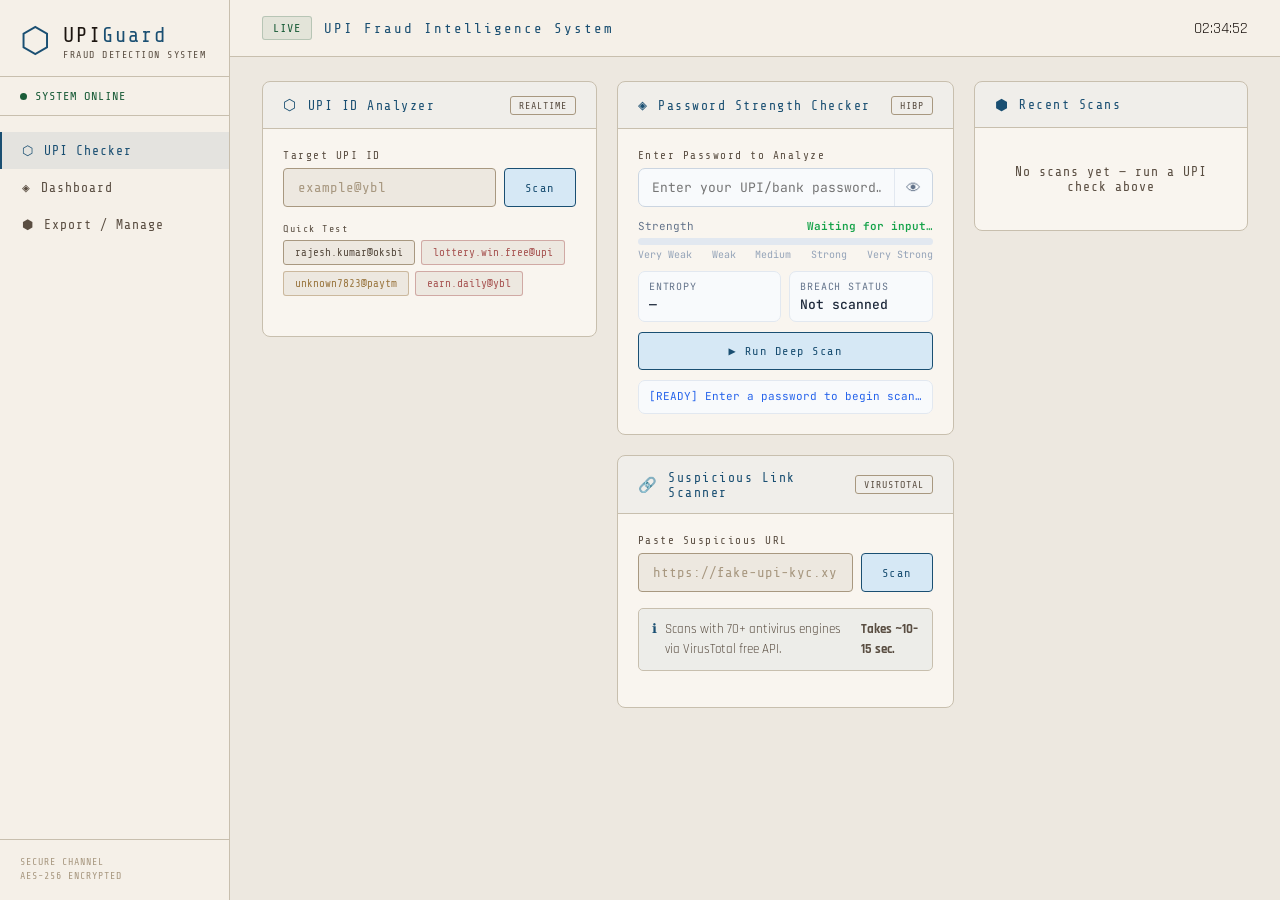
<file: templates/index.html>
<!DOCTYPE html>
<html lang="en">
<head>
<meta charset="UTF-8"/>
<meta name="viewport" content="width=device-width,initial-scale=1.0"/>
<title>UPI Fraud Detector</title>
<link href="https://fonts.googleapis.com/css2?family=Inter:wght@400;500;600;700&family=JetBrains+Mono:wght@400;500&display=swap" rel="stylesheet"/>
<link rel="stylesheet" href="/static/style.css"/>
<style>
/* Password Checker — white theme */
.pw-field-shell {
  position:relative; border-radius:7px;
  border:1.5px solid #cbd5e1;
  background:#f8fafc;
  overflow:hidden; display:flex; align-items:stretch;
}
.pw-field-shell:focus-within { border-color:#2563eb; box-shadow:0 0 0 3px rgba(37,99,235,0.12); }
#pw-input {
  flex:1; padding:10px 13px; border:none; outline:none;
  background:transparent; color:#1e293b;
  font-family:'JetBrains Mono',monospace; font-size:13px;
}
#pw-toggle {
  width:38px; border:none; border-left:1px solid #e2e8f0;
  background:transparent; color:#64748b; cursor:pointer; font-size:15px;
  transition:color 0.15s;
}
#pw-toggle:hover { color:#2563eb; }

.pw-strength-wrapper { margin-top:12px; }
.pw-label-row {
  display:flex; justify-content:space-between;
  font-size:11px; color:#64748b; margin-bottom:5px;
  font-family:'JetBrains Mono',monospace;
}
#pw-rating { color:#16a34a; font-weight:600; }
#pw-strength-bar {
  width:100%; height:7px; border-radius:99px;
  background:#e2e8f0; overflow:hidden; border:none;
}
#pw-strength-fill {
  height:100%; width:0%;
  background:#dc2626;
  transition:width 0.25s ease-out, background 0.25s;
}
.pw-scale {
  display:flex; justify-content:space-between;
  font-size:10px; color:#94a3b8; margin-top:3px;
  font-family:'JetBrains Mono',monospace;
}

.pw-meta-grid { display:flex; gap:8px; margin-top:10px; }
.pw-meta-card {
  flex:1; border-radius:7px;
  border:1px solid #e2e8f0;
  background:#f8fafc;
  padding:8px 10px; transition:border-color 0.15s;
}
.pw-meta-card.breached { border-color:#dc2626; background:#fef2f2; }
.pw-meta-label {
  font-size:10px; text-transform:uppercase;
  letter-spacing:0.08em; color:#64748b;
  font-family:'JetBrains Mono',monospace;
}
.pw-meta-value {
  display:block; margin-top:3px;
  font-size:13px; font-family:'JetBrains Mono',monospace; color:#1e293b; font-weight:500;
}

.pw-feedback { margin-top:10px; padding-left:14px; }
.pw-feedback li { font-size:12px; color:#475569; margin-bottom:3px; font-family:'JetBrains Mono',monospace; }

.pw-console {
  margin-top:10px;
  border-radius:7px; border:1px solid #e2e8f0;
  background:#f8fafc;
  padding:8px 10px;
  font-family:'JetBrains Mono',monospace;
  font-size:11px; color:#16a34a;
  max-height:90px; overflow-y:auto;
}
.pw-console-line { margin-bottom:2px; white-space:nowrap; color:#374151; }
.pw-console-line:first-child { color:#2563eb; }
</style>
</head>
<body>

<!-- SIDEBAR -->
<div class="sidebar">
  <div class="sidebar-brand">
    <div class="brand-icon">⬡</div>
    <div>
      <div class="brand-name">UPI<span>Guard</span></div>
      <div class="brand-sub">FRAUD DETECTION SYSTEM</div>
    </div>
  </div>
  <div class="sidebar-status">
    <div class="status-dot"></div>
    <span>SYSTEM ONLINE</span>
  </div>
  <nav class="sidebar-nav">
    <a href="/" class="nav-item active"><span>⬡</span> UPI Checker</a>
    <a href="/dashboard" class="nav-item"><span>◈</span> Dashboard</a>
    <a href="/export" class="nav-item"><span>⬢</span> Export / Manage</a>
  </nav>
  <div class="sidebar-footer">
    <div class="footer-line">SECURE CHANNEL</div>
    <div class="footer-line">AES-256 ENCRYPTED</div>
  </div>
</div>

<!-- MAIN -->
<div class="main">

  <!-- HEADER -->
  <div class="top-bar">
    <div class="top-bar-left">
      <span class="top-tag">LIVE</span>
      <span class="top-title">UPI Fraud Intelligence System</span>
    </div>
    <div class="top-bar-right">
      <span id="clock" class="clock"></span>
    </div>
  </div>

  <!-- 3-COLUMN GRID -->
  <div class="content-grid" style="grid-template-columns:1.1fr 1fr 0.9fr;gap:1.25rem;padding:1.5rem 2rem;align-items:start;">

    <!-- COL 1: UPI CHECKER -->
    <div class="panel">
      <div class="panel-header">
        <span class="panel-icon">⬡</span>
        <span>UPI ID Analyzer</span>
        <span class="panel-tag">REALTIME</span>
      </div>
      <div class="panel-body">
        <div class="field-label">Target UPI ID</div>
        <div class="input-row">
          <input id="upiInput" class="hacker-input" type="text" placeholder="example@ybl" autocomplete="off"/>
          <button class="scan-btn" onclick="analyzeUPI()">Scan</button>
        </div>

        <div class="quick-label">Quick Test</div>
        <div class="chips">
          <span class="chip"        onclick="setUPI('rajesh.kumar@oksbi')">rajesh.kumar@oksbi</span>
          <span class="chip danger" onclick="setUPI('lottery.win.free@upi')">lottery.win.free@upi</span>
          <span class="chip warn"   onclick="setUPI('unknown7823@paytm')">unknown7823@paytm</span>
          <span class="chip danger" onclick="setUPI('earn.daily@ybl')">earn.daily@ybl</span>
        </div>

        <div id="resultBox" class="result-box" style="display:none">
          <div class="result-top">
            <div>
              <div class="result-label">Verdict</div>
              <div id="verdict" class="verdict-text"></div>
            </div>
            <div>
              <div class="result-label">Risk Score</div>
              <div id="score" class="score-text"></div>
            </div>
          </div>
          <div class="score-bar-track">
            <div id="scoreFill" class="score-bar-fill"></div>
          </div>
          <div class="result-label" style="margin-top:1rem">Signals Detected</div>
          <div id="reasons" class="reasons-list"></div>
        </div>

        <div id="pieWrap" style="display:none;margin-top:1.5rem;text-align:center">
          <div class="result-label">Safety Analysis</div>
          <img id="pieChart" src="/static/pie.png" style="width:180px;margin-top:0.5rem;border-radius:8px;border:1px solid #e2e8f0"/>
        </div>
      </div>
    </div>

    <!-- COL 2: PASSWORD + URL STACKED -->
    <div style="display:flex;flex-direction:column;gap:1.25rem;">

      <!-- PASSWORD STRENGTH CHECKER -->
      <div class="panel">
        <div class="panel-header">
          <span class="panel-icon">◈</span>
          <span>Password Strength Checker</span>
          <span class="panel-tag">HIBP</span>
        </div>
        <div class="panel-body">
          <div class="field-label">Enter Password to Analyze</div>
          <div class="pw-field-shell">
            <input id="pw-input" type="password" placeholder="Enter your UPI/bank password…" autocomplete="off"/>
            <button id="pw-toggle" type="button" title="Show/hide">👁</button>
          </div>
          <div class="pw-strength-wrapper">
            <div class="pw-label-row">
              <span>Strength</span>
              <span id="pw-rating">Waiting for input…</span>
            </div>
            <div id="pw-strength-bar">
              <div id="pw-strength-fill"></div>
            </div>
            <div class="pw-scale">
              <span>Very Weak</span><span>Weak</span><span>Medium</span>
              <span>Strong</span><span>Very Strong</span>
            </div>
          </div>
          <div class="pw-meta-grid">
            <div class="pw-meta-card">
              <div class="pw-meta-label">Entropy</div>
              <span id="pw-entropy" class="pw-meta-value">—</span>
            </div>
            <div class="pw-meta-card" id="pw-breach-card">
              <div class="pw-meta-label">Breach Status</div>
              <span id="pw-pwned" class="pw-meta-value">Not scanned</span>
            </div>
          </div>
          <button class="scan-btn" id="pw-scan-btn" type="button" style="margin-top:10px;width:100%;">
            ▶ Run Deep Scan
          </button>
          <div id="pw-breach-detail" style="display:none;margin-top:8px;"></div>
          <ul id="pw-feedback" class="pw-feedback"></ul>
          <div class="pw-console" id="pw-console">
            <div class="pw-console-line">[READY] Enter a password to begin scan…</div>
          </div>
        </div>
      </div>

      <!-- URL SCANNER -->
      <div class="panel">
        <div class="panel-header">
          <span class="panel-icon">🔗</span>
          <span>Suspicious Link Scanner</span>
          <span class="panel-tag">VIRUSTOTAL</span>
        </div>
        <div class="panel-body">
          <div class="field-label">Paste Suspicious URL</div>
          <div class="input-row">
            <input id="urlInput" class="hacker-input" type="text" placeholder="https://fake-upi-kyc.xyz/claim"/>
            <button id="urlScanBtn" class="scan-btn" onclick="scanURL()">Scan</button>
          </div>
          <div class="info-box">
            <span class="info-icon">ℹ</span>
            Scans with 70+ antivirus engines via VirusTotal free API. <strong>Takes ~10–15 sec.</strong>
          </div>
          <div id="urlResult" style="display:none;margin-top:0.75rem">
            <div id="urlVerdict" class="breach-verdict"></div>
            <div id="urlStats"   class="breach-sites" style="margin-top:0.5rem"></div>
            <div id="urlTip"     class="breach-tip"></div>
            <div id="urlFlags"   style="display:none;margin-top:8px;padding:10px;border:1px solid #fde68a;border-radius:7px;background:#fffbeb;"></div>
          </div>
        </div>
      </div>

    </div>

    <!-- COL 3: RECENT SCANS -->
    <div class="panel">
      <div class="panel-header">
        <span class="panel-icon">⬢</span>
        <span>Recent Scans</span>
      </div>
      <div class="panel-body">
        <div id="recentList" class="recent-list">
          <div class="no-data">No scans yet — run a UPI check above</div>
        </div>
      </div>
    </div>

  </div>
</div>

<script src="/static/app.js"></script>
</body>
</html>
</file>
<file: static/style.css>
@import url('https://fonts.googleapis.com/css2?family=Share+Tech+Mono&family=Rajdhani:wght@400;500;600;700&display=swap');

:root {
  --bg:       #ede8e0;
  --bg2:      #f5f0e8;
  --panel:    #f9f5ef;
  --border:   #c8bfae;
  --border2:  #a89880;
  --blue:     #1a4f72;
  --blue2:    #1e6091;
  --blue3:    #d6e8f5;
  --blue-glow:rgba(26,79,114,0.08);
  --green:    #1a5c38;
  --red:      #8b1a1a;
  --amber:    #7a4a00;
  --muted:    #5a4e42;
  --text:     #1c1510;
  --mono:     'Share Tech Mono', monospace;
  --sans:     'Rajdhani', sans-serif;
}

*, *::before, *::after { box-sizing: border-box; margin: 0; padding: 0; }

html, body {
  height: 100%;
  background: var(--bg);
  color: var(--text);
  font-family: var(--sans);
  font-size: 16px;
}

.scanline { display: none; }

body { display: flex; }

.sidebar {
  width: 230px;
  flex-shrink: 0;
  background: var(--bg2);
  border-right: 1px solid var(--border);
  display: flex;
  flex-direction: column;
  height: 100vh;
  position: sticky;
  top: 0;
}
.sidebar-brand {
  display: flex;
  align-items: center;
  gap: 12px;
  padding: 1.5rem 1.25rem 1rem;
  border-bottom: 1px solid var(--border);
}
.brand-icon { font-size: 2.2rem; color: var(--blue); line-height: 1; text-shadow: none; }
.brand-name { font-family: var(--mono); font-size: 1.3rem; color: var(--text); letter-spacing: 2px; }
.brand-name span { color: var(--blue); }
.brand-sub { font-family: var(--mono); font-size: 10px; color: var(--muted); letter-spacing: 1.5px; margin-top: 2px; }
.sidebar-status {
  display: flex; align-items: center; gap: 8px;
  padding: 0.75rem 1.25rem;
  font-family: var(--mono); font-size: 12px; color: var(--green);
  border-bottom: 1px solid var(--border); letter-spacing: 1px;
}
.status-dot {
  width: 7px; height: 7px; border-radius: 50%;
  background: var(--green); box-shadow: none;
  animation: blink 1.5s ease infinite;
}
@keyframes blink { 0%,100%{opacity:1} 50%{opacity:0.35} }

.sidebar-nav { flex: 1; padding: 1rem 0; }
.nav-item {
  display: flex; align-items: center; gap: 10px;
  padding: 11px 1.25rem;
  font-family: var(--mono); font-size: 13px; color: var(--muted);
  text-decoration: none; letter-spacing: 1px;
  border-left: 2px solid transparent; transition: all 0.2s;
}
.nav-item:hover { color: var(--blue); background: var(--blue-glow); }
.nav-item.active { color: var(--blue); border-left-color: var(--blue); background: var(--blue-glow); }

.sidebar-footer { padding: 1rem 1.25rem; border-top: 1px solid var(--border); }
.footer-line { font-family: var(--mono); font-size: 10px; color: var(--border2); letter-spacing: 1px; margin-bottom: 3px; }

.main { flex: 1; overflow-y: auto; display: flex; flex-direction: column; }

.top-bar {
  display: flex; align-items: center; justify-content: space-between;
  padding: 1rem 2rem; border-bottom: 1px solid var(--border); background: var(--bg2);
}
.top-bar-left { display: flex; align-items: center; gap: 12px; }
.top-tag {
  font-family: var(--mono); font-size: 12px; color: var(--green);
  background: rgba(26,92,56,0.08); border: 1px solid rgba(26,92,56,0.22);
  padding: 4px 10px; border-radius: 3px; letter-spacing: 1px;
}
.top-title { font-family: var(--mono); font-size: 14px; color: var(--blue); letter-spacing: 2px; }
.export-btn {
  font-family: var(--mono); font-size: 12px; color: var(--blue);
  background: var(--blue-glow); border: 1px solid var(--border2);
  padding: 7px 16px; border-radius: 4px; text-decoration: none;
  letter-spacing: 1px; transition: all 0.2s; cursor: pointer;
}
.export-btn:hover { background: rgba(26,79,114,0.14); }

.content-grid {
  display: grid; grid-template-columns: 1fr 1fr;
  gap: 1.25rem; padding: 1.5rem 2rem;
}

.panel { background: var(--panel); border: 1px solid var(--border); border-radius: 8px; overflow: hidden; }
.panel-header {
  display: flex; align-items: center; gap: 10px;
  padding: 0.85rem 1.25rem; border-bottom: 1px solid var(--border);
  font-family: var(--mono); font-size: 13px; color: var(--blue);
  letter-spacing: 1.5px; background: rgba(26,79,114,0.04);
}
.panel-icon { font-size: 15px; color: var(--blue); text-shadow: none; }
.panel-tag {
  margin-left: auto; font-size: 10px; padding: 3px 8px;
  border: 1px solid var(--border2); border-radius: 3px; color: var(--muted); letter-spacing: 1px;
}
.panel-body { padding: 1.25rem; }

.field-label { font-family: var(--mono); font-size: 11px; color: var(--muted); letter-spacing: 1.5px; margin-bottom: 6px; }
.input-row { display: flex; gap: 8px; margin-bottom: 1rem; }
.hacker-input {
  flex: 1; background: var(--bg); border: 1px solid var(--border2);
  border-radius: 4px; padding: 11px 14px;
  font-family: var(--mono); font-size: 14px; color: var(--text);
  outline: none; transition: border-color 0.2s, box-shadow 0.2s; caret-color: var(--blue);
}
.hacker-input:focus { border-color: var(--blue); box-shadow: 0 0 0 2px rgba(26,79,114,0.1); }
.hacker-input::placeholder { color: var(--border2); }

.scan-btn {
  padding: 11px 20px; background: var(--blue3);
  border: 1px solid var(--blue); border-radius: 4px;
  font-family: var(--mono); font-size: 12px; color: var(--blue);
  cursor: pointer; letter-spacing: 1.5px; transition: all 0.2s; white-space: nowrap;
}
.scan-btn:hover { background: var(--blue); color: #f9f5ef; box-shadow: 0 2px 8px rgba(26,79,114,0.22); }

.quick-label { font-family: var(--mono); font-size: 10px; color: var(--muted); letter-spacing: 1.5px; margin-bottom: 6px; }
.chips { display: flex; flex-wrap: wrap; gap: 6px; margin-bottom: 1.25rem; }
.chip {
  font-family: var(--mono); font-size: 11px; padding: 5px 11px;
  border-radius: 3px; border: 1px solid var(--border2);
  color: var(--muted); cursor: pointer; background: var(--bg); transition: all 0.15s;
}
.chip:hover { border-color: var(--blue); color: var(--blue); }
.chip.danger { border-color: rgba(139,26,26,0.3); color: rgba(139,26,26,0.7); }
.chip.danger:hover { border-color: var(--red); color: var(--red); }
.chip.warn { border-color: rgba(122,74,0,0.3); color: rgba(122,74,0,0.7); }
.chip.warn:hover { border-color: var(--amber); color: var(--amber); }

.result-box {
  background: var(--bg); border: 1px solid var(--border2);
  border-radius: 6px; padding: 1.25rem; margin-top: 0.75rem;
}
.result-top { display: flex; gap: 2rem; margin-bottom: 0.75rem; }
.verdict-text { font-family: var(--mono); font-size: 1.6rem; font-weight: bold; letter-spacing: 2px; }
.verdict-text.safe    { color: var(--green); text-shadow: none; }
.verdict-text.suspicious { color: var(--amber); text-shadow: none; }
.verdict-text.fraud   { color: var(--red); text-shadow: none; }
.score-text { font-family: var(--mono); font-size: 1.6rem; color: var(--blue); }
.score-bar-track { height: 5px; background: var(--border); border-radius: 2px; overflow: hidden; margin-bottom: 1rem; }
.score-bar-fill { height: 100%; border-radius: 2px; transition: width 0.8s ease; }
.score-bar-fill.safe    { background: var(--green); box-shadow: none; }
.score-bar-fill.suspicious { background: var(--amber); }
.score-bar-fill.fraud   { background: var(--red); box-shadow: none; }

.reasons-list { margin-top: 6px; }
.reason-item {
  display: flex; align-items: center; gap: 8px;
  font-family: var(--mono); font-size: 13px; color: var(--text);
  padding: 6px 0; border-bottom: 1px solid var(--border);
}
.reason-item:last-child { border-bottom: none; }
.reason-bullet { color: var(--blue); }

.info-box {
  display: flex; align-items: flex-start; gap: 8px;
  background: rgba(26,79,114,0.05); border: 1px solid var(--border);
  border-radius: 5px; padding: 11px 13px;
  font-size: 13px; color: var(--muted); margin-bottom: 1rem; line-height: 1.5;
}
.info-icon { color: var(--blue); flex-shrink: 0; }

.breach-verdict {
  font-family: var(--mono); font-size: 15px; padding: 0.8rem 1rem;
  border-radius: 5px; margin-bottom: 0.75rem; letter-spacing: 1px;
}
.breach-verdict.leaked { background: rgba(139,26,26,0.07); border: 1px solid rgba(139,26,26,0.25); color: var(--red); }
.breach-verdict.safe { background: rgba(26,92,56,0.07); border: 1px solid rgba(26,92,56,0.22); color: var(--green); }
.breach-sites { display: flex; flex-wrap: wrap; gap: 6px; margin-bottom: 0.75rem; }
.breach-site-tag {
  font-family: var(--mono); font-size: 11px; padding: 4px 10px; border-radius: 3px;
  background: rgba(139,26,26,0.07); border: 1px solid rgba(139,26,26,0.2); color: var(--red);
}
.breach-tip {
  font-family: var(--mono); font-size: 12px; color: var(--muted);
  padding: 9px 11px; background: var(--bg); border-radius: 4px;
  border: 1px solid var(--border); line-height: 1.5;
}

.recent-list { display: flex; flex-direction: column; gap: 6px; }
.recent-item {
  display: flex; align-items: center; justify-content: space-between;
  padding: 8px 11px; background: var(--bg); border: 1px solid var(--border);
  border-radius: 4px; font-family: var(--mono); font-size: 12px;
}
.recent-upi { color: var(--text); }
.recent-badge { font-size: 11px; padding: 2px 9px; border-radius: 3px; }
.recent-badge.safe    { background: rgba(26,92,56,0.09); color: var(--green); }
.recent-badge.suspicious { background: rgba(122,74,0,0.09); color: var(--amber); }
.recent-badge.fraud   { background: rgba(139,26,26,0.09); color: var(--red); }
.no-data { font-family: var(--mono); font-size: 13px; color: var(--muted); text-align: center; padding: 1rem; letter-spacing: 1px; }

.stat-row {
  display: grid; grid-template-columns: repeat(4, 1fr);
  gap: 1rem; padding: 1.5rem 2rem 0;
}
.stat-card { background: var(--panel); border: 1px solid var(--border); border-radius: 7px; padding: 1.1rem 1.25rem; }
.stat-label { font-family: var(--mono); font-size: 11px; color: var(--muted); letter-spacing: 1.5px; margin-bottom: 6px; }
.stat-value { font-family: var(--mono); font-size: 2.2rem; color: var(--blue); text-shadow: none; }
.safe-val  { color: var(--green); text-shadow: none; }
.warn-val  { color: var(--amber); }
.danger-val{ color: var(--red); text-shadow: none; }

.hack-table { width: 100%; border-collapse: collapse; }
.hack-table th {
  font-family: var(--mono); font-size: 11px; letter-spacing: 1.5px; color: var(--muted);
  padding: 11px 16px; text-align: left; border-bottom: 1px solid var(--border);
  background: rgba(26,79,114,0.04);
}
.hack-table td { font-size: 13px; padding: 10px 16px; border-bottom: 1px solid var(--border); vertical-align: middle; }
.hack-table tr:last-child td { border-bottom: none; }
.hack-table tr:hover td { background: rgba(26,79,114,0.03); }
.mono { font-family: var(--mono); font-size: 12px; color: var(--text); }
.time-cell { color: var(--muted); font-size: 11px; }
.reason-cell { font-size: 12px; color: var(--muted); max-width: 200px; }

.score-pill {
  font-family: var(--mono); font-size: 12px; padding: 3px 9px; border-radius: 3px;
  background: rgba(26,79,114,0.08); color: var(--blue); border: 1px solid var(--border2);
}
.verdict-pill { font-family: var(--mono); font-size: 11px; padding: 3px 9px; border-radius: 3px; letter-spacing: 1px; }
.verdict-pill.safe       { background: rgba(26,92,56,0.09); color: var(--green); border: 1px solid rgba(26,92,56,0.22); }
.verdict-pill.suspicious { background: rgba(122,74,0,0.09); color: var(--amber); border: 1px solid rgba(122,74,0,0.22); }
.verdict-pill.fraud      { background: rgba(139,26,26,0.09); color: var(--red); border: 1px solid rgba(139,26,26,0.22); }

.url-result-box {
  background: var(--bg); border: 1px solid var(--border2);
  border-radius: 6px; padding: 1.25rem; margin-top: 0.75rem; display: none;
}
.url-verdict { font-family: var(--mono); font-size: 15px; font-weight: bold; letter-spacing: 1px; margin-bottom: 0.6rem; }
.url-verdict.clean  { color: var(--green); }
.url-verdict.danger { color: var(--red); }
.url-verdict.caution{ color: var(--amber); }
.url-stat-row { display: flex; gap: 1.5rem; margin-bottom: 0.75rem; }
.url-stat { font-family: var(--mono); font-size: 12px; color: var(--muted); }
.url-stat span { color: var(--blue); font-size: 14px; }
.url-flags { margin-top: 0.5rem; }
.url-flag-item { font-family: var(--mono); font-size: 12px; color: var(--amber); padding: 4px 0; border-bottom: 1px solid var(--border); }
.url-flag-item:last-child { border-bottom: none; }
.url-tip {
  font-family: var(--mono); font-size: 12px; color: var(--muted);
  padding: 8px 10px; background: var(--panel); border-radius: 4px;
  border: 1px solid var(--border); margin-top: 0.75rem; line-height: 1.5;
}
.url-scanning { font-family: var(--mono); font-size: 13px; color: var(--blue); text-align: center; padding: 1rem; display: none; animation: blink 1s infinite; }

.export-options-panel { margin: 0 2rem 1.5rem; }
.export-grid { display: grid; grid-template-columns: repeat(3, 1fr); gap: 1rem; margin-top: 0.75rem; }
.export-card {
  background: var(--bg); border: 1px solid var(--border2);
  border-radius: 6px; padding: 1.25rem; text-align: center;
  cursor: pointer; transition: all 0.2s; text-decoration: none; display: block;
}
.export-card:hover { border-color: var(--blue); background: var(--blue-glow); }
.export-card-icon { font-size: 1.8rem; margin-bottom: 0.5rem; }
.export-card-title { font-family: var(--mono); font-size: 12px; color: var(--blue); letter-spacing: 1px; margin-bottom: 4px; }
.export-card-desc { font-family: var(--mono); font-size: 10px; color: var(--muted); letter-spacing: 0.5px; line-height: 1.4; }

@media print {
  .scanline { display: none; }
  .sidebar { display: none; }
  .main { overflow: visible; }
  .panel { break-inside: avoid; box-shadow: none; }
}

::-webkit-scrollbar { width: 5px; }
::-webkit-scrollbar-track { background: var(--bg); }
::-webkit-scrollbar-thumb { background: var(--border2); border-radius: 3px; }
</file>
